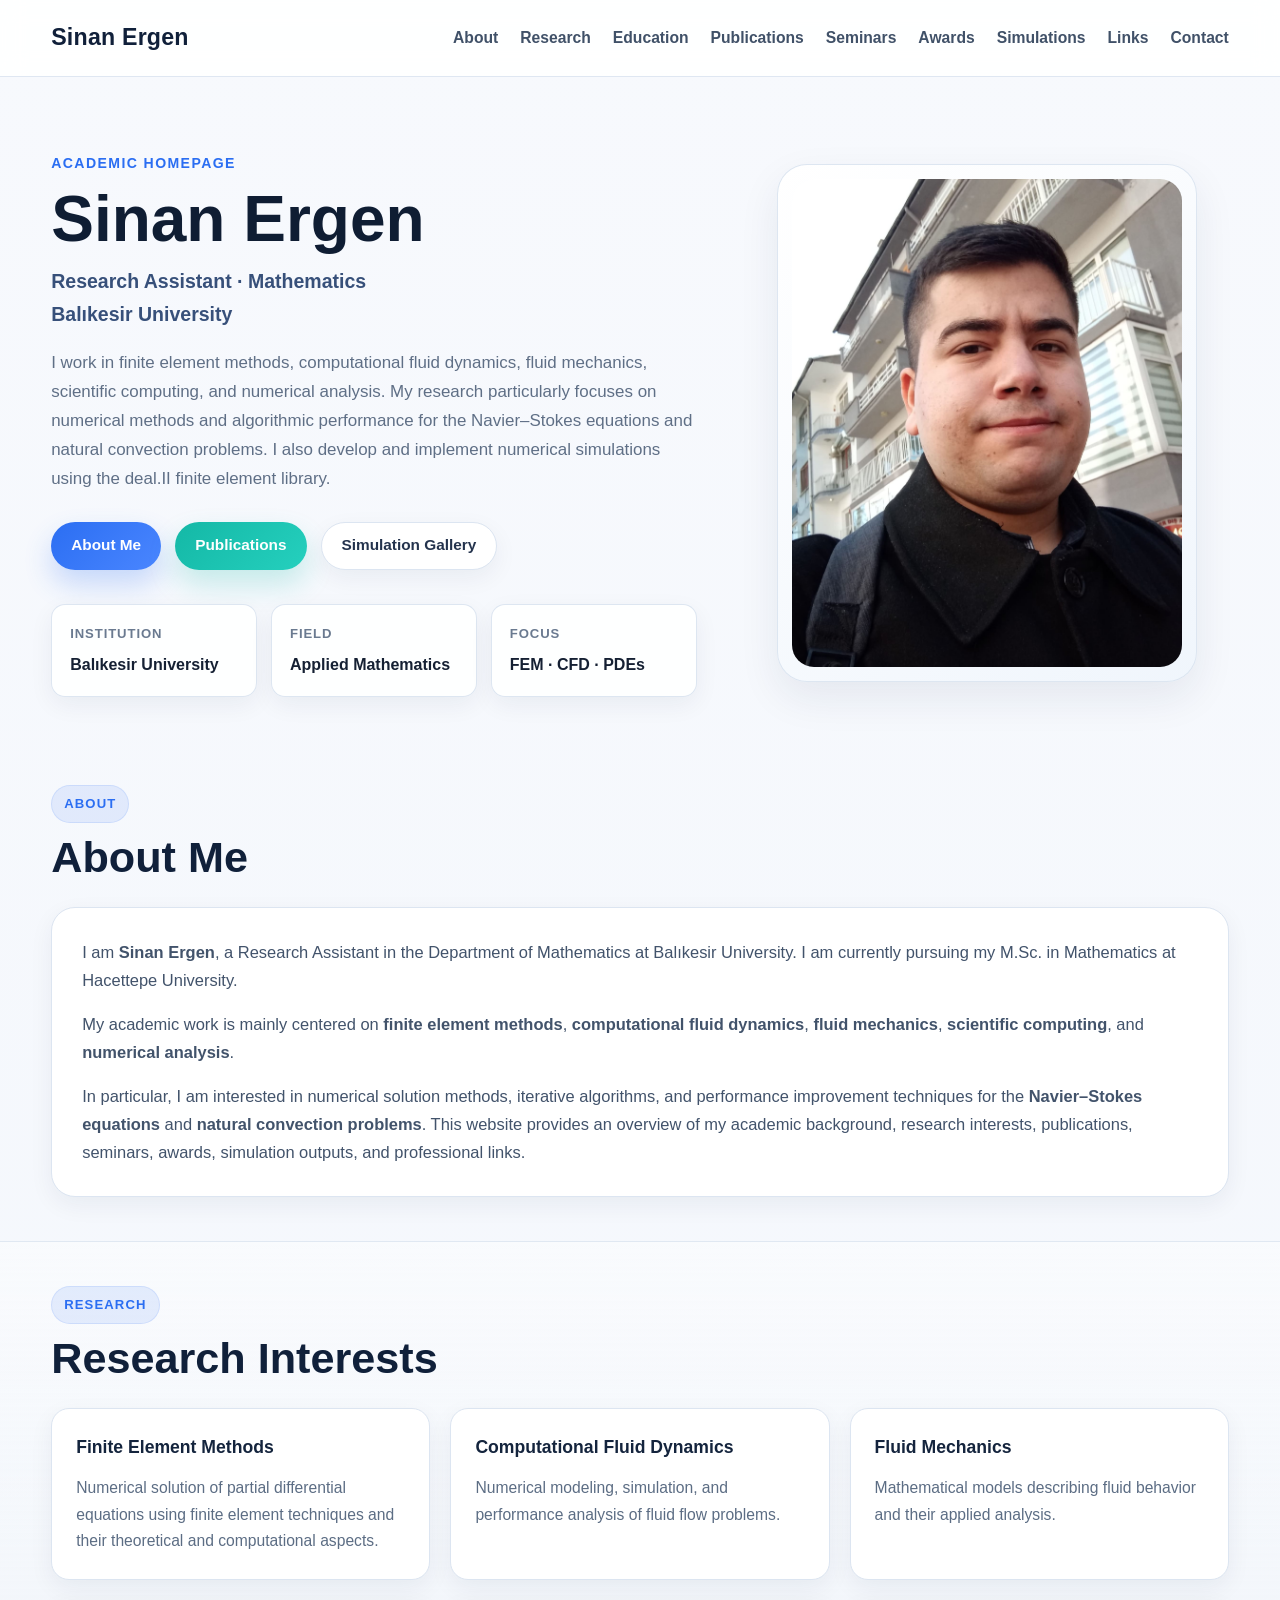
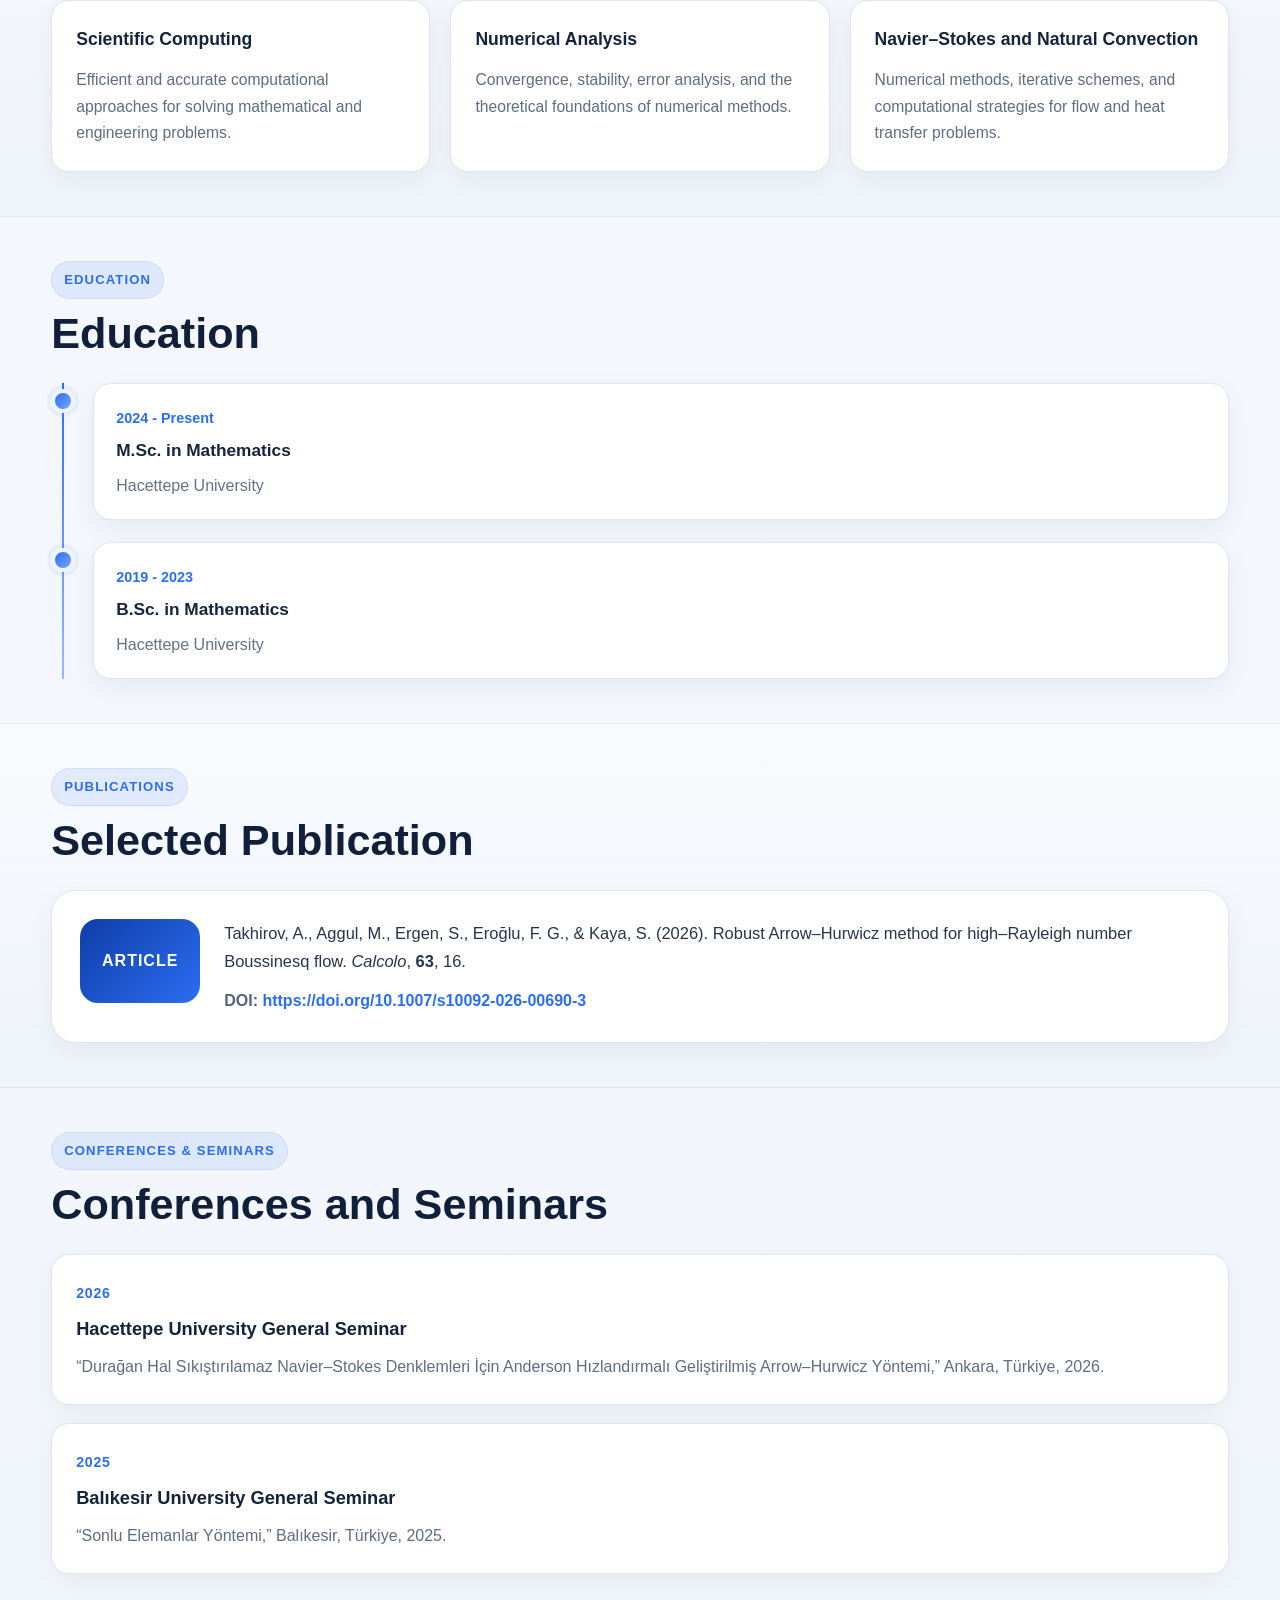
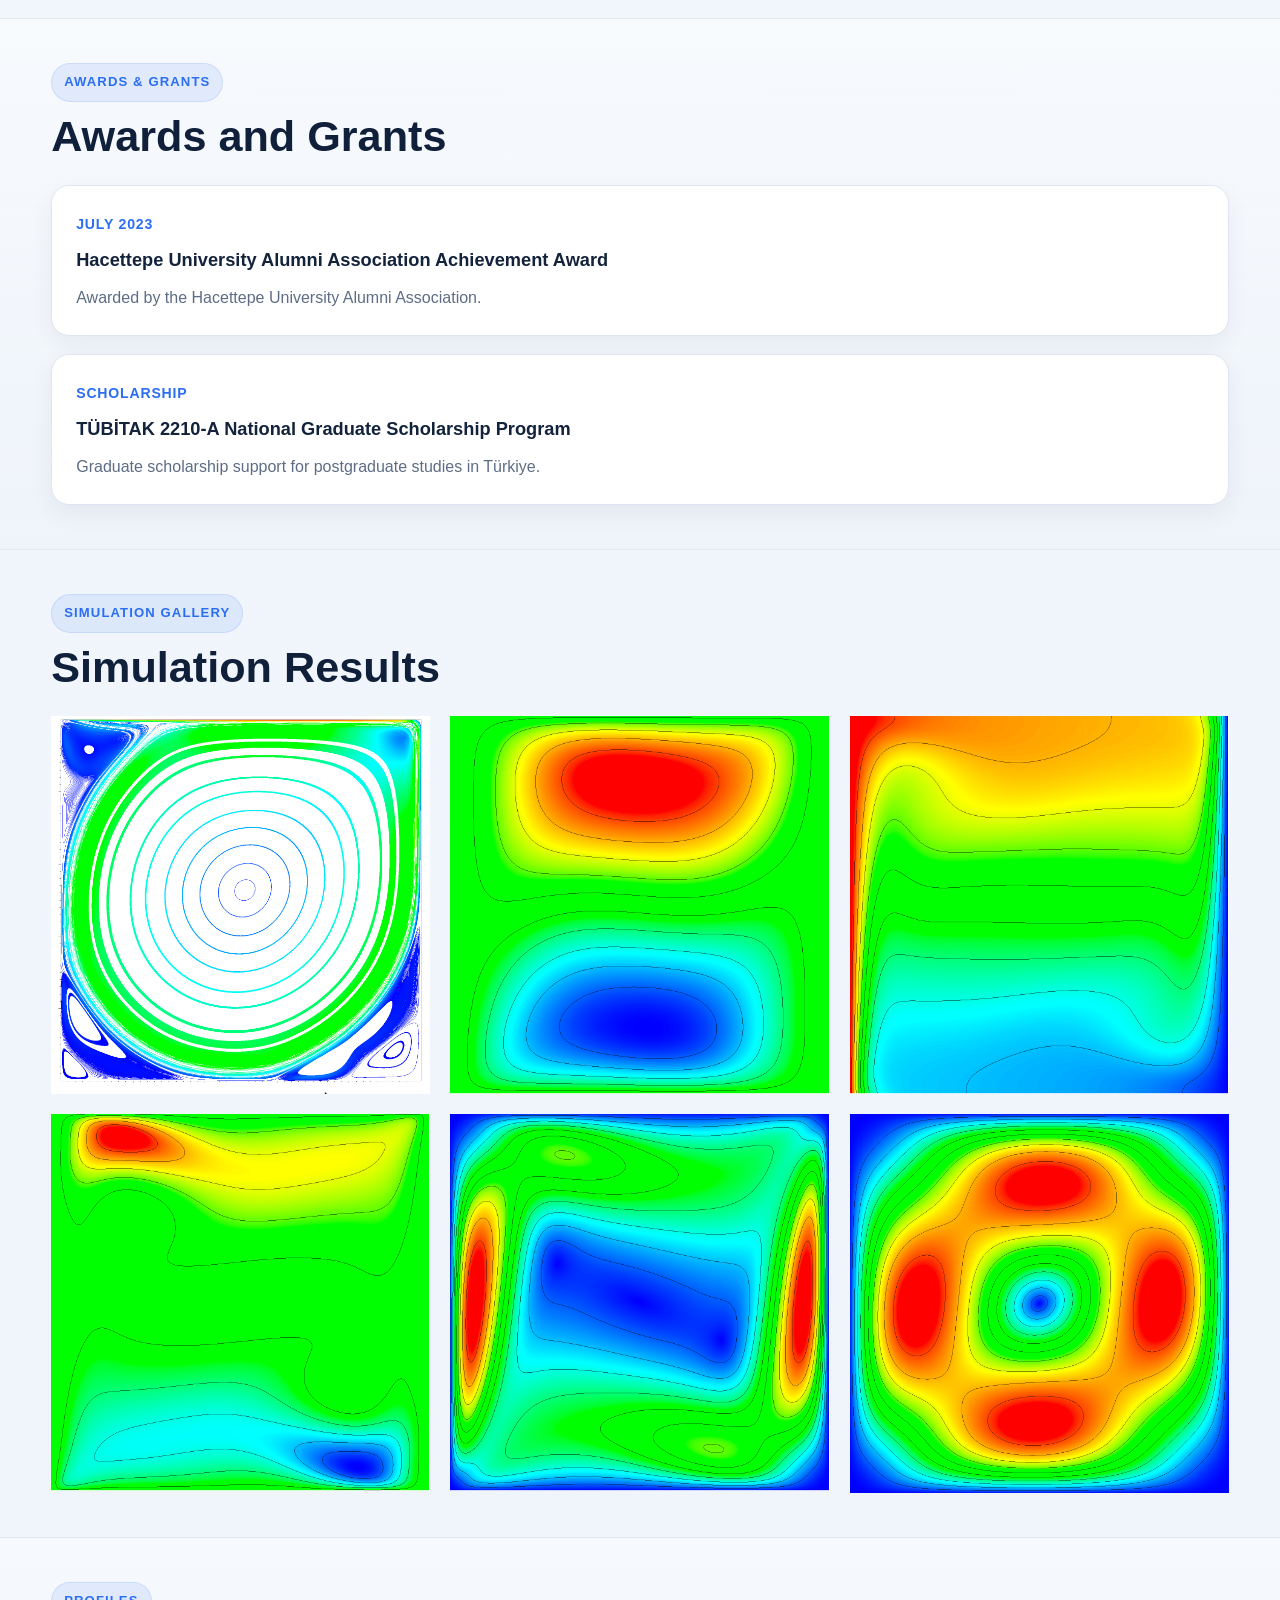
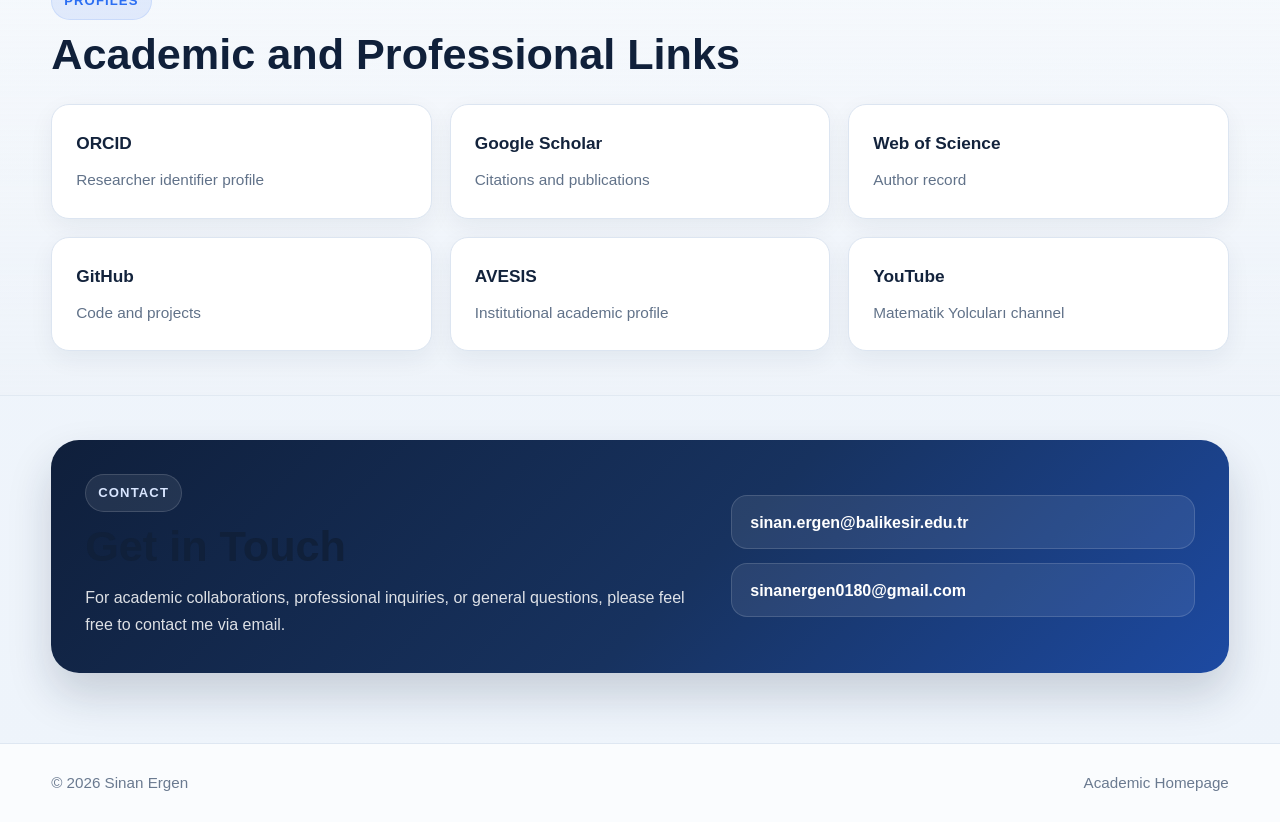
<file: index.html>
<!DOCTYPE html>
<html lang="en">
<head>
  <meta charset="UTF-8" />
  <meta name="viewport" content="width=device-width, initial-scale=1.0" />
  <title>Sinan Ergen | Academic Homepage</title>
  <meta
    name="description"
    content="Academic homepage of Sinan Ergen. Research interests include finite element methods, computational fluid dynamics, scientific computing, numerical analysis, and numerical methods for Navier–Stokes and natural convection equations."
  />
  <link rel="stylesheet" href="./style.css?v=3" />
</head>
<body>
  <header class="site-header">
    <div class="container nav-wrapper">
      <a href="#top" class="brand">Sinan Ergen</a>

      <nav class="main-nav">
        <a href="#about">About</a>
        <a href="#research">Research</a>
        <a href="#education">Education</a>
        <a href="#publications">Publications</a>
        <a href="#seminars">Seminars</a>
        <a href="#awards">Awards</a>
        <a href="#simulations">Simulations</a>
        <a href="#links">Links</a>
        <a href="#contact">Contact</a>
      </nav>
    </div>
  </header>

  <main id="top">
    <section class="hero">
      <div class="container hero-grid">
        <div class="hero-text">
          <p class="eyebrow">Academic Homepage</p>
          <h1>Sinan Ergen</h1>
          <p class="hero-role">
            Research Assistant · Mathematics<br />
            Balıkesir University
          </p>

          <p class="hero-description">
            I work in finite element methods, computational fluid dynamics,
            fluid mechanics, scientific computing, and numerical analysis.
            My research particularly focuses on numerical methods and
            algorithmic performance for the Navier–Stokes equations and
            natural convection problems. I also develop and implement
            numerical simulations using the deal.II finite element library.
          </p>

          <div class="hero-buttons">
            <a class="btn btn-primary" href="#about">About Me</a>
            <a class="btn btn-secondary" href="#publications">Publications</a>
            <a class="btn btn-light" href="#simulations">Simulation Gallery</a>
          </div>

          <div class="hero-mini-cards">
            <div class="mini-card">
              <span class="mini-label">Institution</span>
              <strong>Balıkesir University</strong>
            </div>
            <div class="mini-card">
              <span class="mini-label">Field</span>
              <strong>Applied Mathematics</strong>
            </div>
            <div class="mini-card">
              <span class="mini-label">Focus</span>
              <strong>FEM · CFD · PDEs</strong>
            </div>
          </div>
        </div>

        <div class="hero-image-wrap">
          <div class="hero-image-card">
            <img src="profile.jpg" alt="Sinan Ergen" class="hero-image" />
          </div>
        </div>
      </div>
    </section>

    <section class="section" id="about">
      <div class="container">
        <div class="section-header">
          <span class="section-tag">About</span>
          <h2>About Me</h2>
        </div>

        <div class="about-card">
          <p>
            I am <strong>Sinan Ergen</strong>, a Research Assistant in the
            Department of Mathematics at Balıkesir University. I am currently
            pursuing my M.Sc. in Mathematics at Hacettepe University.
          </p>

          <p>
            My academic work is mainly centered on
            <strong>finite element methods</strong>,
            <strong>computational fluid dynamics</strong>,
            <strong>fluid mechanics</strong>,
            <strong>scientific computing</strong>, and
            <strong>numerical analysis</strong>.
          </p>

          <p>
            In particular, I am interested in numerical solution methods,
            iterative algorithms, and performance improvement techniques for the
            <strong>Navier–Stokes equations</strong> and
            <strong>natural convection problems</strong>. This website provides
            an overview of my academic background, research interests,
            publications, seminars, awards, simulation outputs, and
            professional links.
          </p>
        </div>
      </div>
    </section>

    <section class="section alt-section" id="research">
      <div class="container">
        <div class="section-header">
          <span class="section-tag">Research</span>
          <h2>Research Interests</h2>
        </div>

        <div class="card-grid">
          <article class="info-card">
            <h3>Finite Element Methods</h3>
            <p>
              Numerical solution of partial differential equations using finite
              element techniques and their theoretical and computational aspects.
            </p>
          </article>

          <article class="info-card">
            <h3>Computational Fluid Dynamics</h3>
            <p>
              Numerical modeling, simulation, and performance analysis of fluid
              flow problems.
            </p>
          </article>

          <article class="info-card">
            <h3>Fluid Mechanics</h3>
            <p>
              Mathematical models describing fluid behavior and their applied
              analysis.
            </p>
          </article>

          <article class="info-card">
            <h3>Scientific Computing</h3>
            <p>
              Efficient and accurate computational approaches for solving
              mathematical and engineering problems.
            </p>
          </article>

          <article class="info-card">
            <h3>Numerical Analysis</h3>
            <p>
              Convergence, stability, error analysis, and the theoretical
              foundations of numerical methods.
            </p>
          </article>

          <article class="info-card">
            <h3>Navier–Stokes and Natural Convection</h3>
            <p>
              Numerical methods, iterative schemes, and computational strategies
              for flow and heat transfer problems.
            </p>
          </article>
        </div>
      </div>
    </section>

    <section class="section" id="education">
      <div class="container">
        <div class="section-header">
          <span class="section-tag">Education</span>
          <h2>Education</h2>
        </div>

        <div class="timeline">
          <div class="timeline-item">
            <div class="timeline-dot"></div>
            <div class="timeline-content">
              <span class="timeline-year">2024 - Present</span>
              <h3>M.Sc. in Mathematics</h3>
              <p>Hacettepe University</p>
            </div>
          </div>

          <div class="timeline-item">
            <div class="timeline-dot"></div>
            <div class="timeline-content">
              <span class="timeline-year">2019 - 2023</span>
              <h3>B.Sc. in Mathematics</h3>
              <p>Hacettepe University</p>
            </div>
          </div>
        </div>
      </div>
    </section>

    <section class="section alt-section" id="publications">
      <div class="container">
        <div class="section-header">
          <span class="section-tag">Publications</span>
          <h2>Selected Publication</h2>
        </div>

        <div class="publication-item">
          <div class="publication-label">ARTICLE</div>
          <div class="publication-content">
            <p class="publication-citation">
              Takhirov, A., Aggul, M., Ergen, S., Eroğlu, F. G., &amp; Kaya, S.
              (2026). Robust Arrow–Hurwicz method for high–Rayleigh number
              Boussinesq flow. <em>Calcolo</em>, <strong>63</strong>, 16.
            </p>

            <p class="publication-doi">
              <strong>DOI:</strong>
              <a
                href="https://doi.org/10.1007/s10092-026-00690-3"
                target="_blank"
                rel="noopener noreferrer"
              >
                https://doi.org/10.1007/s10092-026-00690-3
              </a>
            </p>
          </div>
        </div>
      </div>
    </section>

    <section class="section" id="seminars">
      <div class="container">
        <div class="section-header">
          <span class="section-tag">Conferences &amp; Seminars</span>
          <h2>Conferences and Seminars</h2>
        </div>

        <div class="stack-list">
          <article class="stack-card">
            <span class="stack-year">2026</span>
            <h3>Hacettepe University General Seminar</h3>
            <p>
              “Durağan Hal Sıkıştırılamaz Navier–Stokes Denklemleri İçin
              Anderson Hızlandırmalı Geliştirilmiş Arrow–Hurwicz Yöntemi,”
              Ankara, Türkiye, 2026.
            </p>
          </article>

          <article class="stack-card">
            <span class="stack-year">2025</span>
            <h3>Balıkesir University General Seminar</h3>
            <p>
              “Sonlu Elemanlar Yöntemi,” Balıkesir, Türkiye, 2025.
            </p>
          </article>
        </div>
      </div>
    </section>

    <section class="section alt-section" id="awards">
      <div class="container">
        <div class="section-header">
          <span class="section-tag">Awards &amp; Grants</span>
          <h2>Awards and Grants</h2>
        </div>

        <div class="stack-list">
          <article class="stack-card">
            <span class="stack-year">July 2023</span>
            <h3>Hacettepe University Alumni Association Achievement Award</h3>
            <p>
              Awarded by the Hacettepe University Alumni Association.
            </p>
          </article>

          <article class="stack-card">
            <span class="stack-year">Scholarship</span>
            <h3>TÜBİTAK 2210-A National Graduate Scholarship Program</h3>
            <p>
              Graduate scholarship support for postgraduate studies in Türkiye.
            </p>
          </article>
        </div>
      </div>
    </section>

    <section class="section" id="simulations">
  <div class="container">
    <div class="section-header">
      <span class="section-tag">Simulation Gallery</span>
      <h2>Simulation Results</h2>
    </div>

    <div class="gallery-grid">
      <img src="sim1.jpg" alt="Simulation result 1" class="gallery-image" />
      <img src="sim2.jpg" alt="Simulation result 2" class="gallery-image" />
      <img src="sim3.jpg" alt="Simulation result 3" class="gallery-image" />
      <img src="sim4.jpg" alt="Simulation result 4" class="gallery-image" />
      <img src="sim5.jpg" alt="Simulation result 5" class="gallery-image" />
      <img src="sim6.jpg" alt="Simulation result 6" class="gallery-image" />
    </div>
  </div>
</section>
    <section class="section alt-section" id="links">
      <div class="container">
        <div class="section-header">
          <span class="section-tag">Profiles</span>
          <h2>Academic and Professional Links</h2>
        </div>

        <div class="links-grid">
          <a class="link-card" href="https://orcid.org/my-orcid?orcid=0009-0003-0957-9223" target="_blank" rel="noopener noreferrer">
            <span class="link-title">ORCID</span>
            <span class="link-desc">Researcher identifier profile</span>
          </a>

          <a class="link-card" href="https://scholar.google.com.tr/citations?user=j7VWoEoAAAAJ&hl=tr&oi=ao" target="_blank" rel="noopener noreferrer">
            <span class="link-title">Google Scholar</span>
            <span class="link-desc">Citations and publications</span>
          </a>

          <a class="link-card" href="https://www.webofscience.com/wos/author/record/PFJ-6991-2025" target="_blank" rel="noopener noreferrer">
            <span class="link-title">Web of Science</span>
            <span class="link-desc">Author record</span>
          </a>

          <a class="link-card" href="https://github.com/sinanergen01" target="_blank" rel="noopener noreferrer">
            <span class="link-title">GitHub</span>
            <span class="link-desc">Code and projects</span>
          </a>

          <a class="link-card" href="https://avesis.balikesir.edu.tr/sinan.ergen/home" target="_blank" rel="noopener noreferrer">
            <span class="link-title">AVESIS</span>
            <span class="link-desc">Institutional academic profile</span>
          </a>

          <a class="link-card" href="https://www.youtube.com/@MATEMAT%C4%B0KYOLCULARI" target="_blank" rel="noopener noreferrer">
            <span class="link-title">YouTube</span>
            <span class="link-desc">Matematik Yolcuları channel</span>
          </a>
        </div>
      </div>
    </section>

    <section class="section contact-section" id="contact">
      <div class="container">
        <div class="contact-panel">
          <div>
            <span class="section-tag light-tag">Contact</span>
            <h2>Get in Touch</h2>
            <p>
              For academic collaborations, professional inquiries, or general
              questions, please feel free to contact me via email.
            </p>
          </div>

          <div class="contact-list">
            <a href="mailto:sinan.ergen@balikesir.edu.tr">sinan.ergen@balikesir.edu.tr</a>
            <a href="mailto:sinanergen0180@gmail.com">sinanergen0180@gmail.com</a>
          </div>
        </div>
      </div>
    </section>
  </main>

  <footer class="site-footer">
    <div class="container footer-inner">
      <p>© 2026 Sinan Ergen</p>
      <p>Academic Homepage</p>
    </div>
  </footer>
</body>
</html>
</file>
<file: style.css>
:root {
  --bg: #f4f7fb;
  --bg-soft: #eef3f9;
  --white: #ffffff;
  --text: #152033;
  --muted: #5f6f86;
  --primary: #2b6ef2;
  --secondary: #14b8a6;
  --border: #dce5f1;
  --shadow: 0 16px 40px rgba(24, 39, 75, 0.08);
  --shadow-soft: 0 8px 24px rgba(24, 39, 75, 0.06);
  --radius-lg: 24px;
  --radius-md: 18px;
  --radius-sm: 14px;
  --container: 1180px;
}

* {
  box-sizing: border-box;
}

html {
  scroll-behavior: smooth;
}

body {
  margin: 0;
  font-family: "Segoe UI", "Inter", Arial, sans-serif;
  background: linear-gradient(180deg, #f7f9fd 0%, #eef4fb 100%);
  color: var(--text);
  line-height: 1.7;
}

img {
  max-width: 100%;
  display: block;
}

a {
  color: inherit;
}

.container {
  width: min(var(--container), 92%);
  margin: 0 auto;
}

.site-header {
  position: sticky;
  top: 0;
  z-index: 1000;
  background: rgba(255, 255, 255, 0.88);
  backdrop-filter: blur(12px);
  border-bottom: 1px solid rgba(220, 229, 241, 0.9);
}

.nav-wrapper {
  display: flex;
  align-items: center;
  justify-content: space-between;
  min-height: 76px;
  gap: 20px;
}

.brand {
  text-decoration: none;
  font-size: 1.45rem;
  font-weight: 800;
  color: #10203a;
  letter-spacing: 0.2px;
}

.main-nav {
  display: flex;
  gap: 22px;
  flex-wrap: wrap;
}

.main-nav a {
  text-decoration: none;
  color: #405168;
  font-weight: 600;
  font-size: 0.98rem;
  transition: color 0.2s ease;
}

.main-nav a:hover {
  color: var(--primary);
}

.hero {
  padding: 72px 0 44px;
}

.hero-grid {
  display: grid;
  grid-template-columns: 1.2fr 0.9fr;
  gap: 48px;
  align-items: center;
}

.eyebrow {
  display: inline-block;
  margin: 0 0 10px;
  color: var(--primary);
  font-size: 0.88rem;
  font-weight: 800;
  text-transform: uppercase;
  letter-spacing: 1.4px;
}

.hero-text h1 {
  margin: 0 0 12px;
  font-size: clamp(2.4rem, 5vw, 4.2rem);
  line-height: 1.05;
  color: #0f1d33;
}

.hero-role {
  margin: 0 0 18px;
  font-size: 1.22rem;
  font-weight: 600;
  color: #37507a;
}

.hero-description {
  max-width: 760px;
  margin: 0;
  font-size: 1.06rem;
  color: var(--muted);
}

.hero-buttons {
  display: flex;
  gap: 14px;
  flex-wrap: wrap;
  margin-top: 28px;
}

.btn {
  display: inline-flex;
  align-items: center;
  justify-content: center;
  min-height: 48px;
  padding: 0 20px;
  border-radius: 999px;
  text-decoration: none;
  font-weight: 700;
  font-size: 0.96rem;
  transition: transform 0.18s ease, box-shadow 0.18s ease, background 0.18s ease;
}

.btn:hover {
  transform: translateY(-2px);
}

.btn-primary {
  background: linear-gradient(135deg, var(--primary), #4a86ff);
  color: white;
  box-shadow: 0 14px 28px rgba(43, 110, 242, 0.24);
}

.btn-secondary {
  background: linear-gradient(135deg, var(--secondary), #25d0be);
  color: white;
  box-shadow: 0 14px 28px rgba(20, 184, 166, 0.22);
}

.btn-light {
  background: var(--white);
  color: #24334d;
  border: 1px solid var(--border);
  box-shadow: var(--shadow-soft);
}

.hero-mini-cards {
  display: grid;
  grid-template-columns: repeat(3, 1fr);
  gap: 14px;
  margin-top: 34px;
}

.mini-card {
  padding: 18px;
  background: rgba(255, 255, 255, 0.9);
  border: 1px solid rgba(220, 229, 241, 0.95);
  border-radius: var(--radius-sm);
  box-shadow: var(--shadow-soft);
}

.mini-label {
  display: block;
  margin-bottom: 6px;
  color: #6a7a90;
  font-size: 0.82rem;
  font-weight: 700;
  text-transform: uppercase;
  letter-spacing: 0.9px;
}

.hero-image-wrap {
  display: flex;
  justify-content: center;
}

.hero-image-card {
  width: min(420px, 100%);
  padding: 14px;
  background: linear-gradient(145deg, rgba(255,255,255,0.94), rgba(239,245,252,0.94));
  border: 1px solid rgba(220, 229, 241, 0.95);
  border-radius: 30px;
  box-shadow: var(--shadow);
}

.hero-image {
  width: 100%;
  aspect-ratio: 4 / 5;
  object-fit: cover;
  border-radius: 22px;
}

.section {
  padding: 44px 0;
}

.alt-section {
  background: linear-gradient(180deg, rgba(255,255,255,0.42), rgba(238,243,249,0.74));
  border-top: 1px solid rgba(220, 229, 241, 0.8);
  border-bottom: 1px solid rgba(220, 229, 241, 0.8);
}

.section-header {
  margin-bottom: 24px;
}

.section-tag {
  display: inline-block;
  margin-bottom: 10px;
  color: var(--primary);
  background: rgba(43, 110, 242, 0.1);
  border: 1px solid rgba(43, 110, 242, 0.12);
  padding: 7px 12px;
  border-radius: 999px;
  font-size: 0.82rem;
  font-weight: 800;
  text-transform: uppercase;
  letter-spacing: 1.1px;
}

.light-tag {
  color: #d9e6ff;
  background: rgba(255,255,255,0.08);
  border-color: rgba(255,255,255,0.14);
}

.section-header h2,
.contact-panel h2 {
  margin: 0;
  font-size: clamp(1.9rem, 3.5vw, 2.7rem);
  line-height: 1.15;
  color: #10203a;
}

.section-intro {
  margin: 0 0 20px;
  color: var(--muted);
  font-size: 1rem;
}

.about-card {
  padding: 30px;
  background: var(--white);
  border: 1px solid var(--border);
  border-radius: var(--radius-lg);
  box-shadow: var(--shadow-soft);
}

.about-card p {
  margin: 0 0 16px;
  color: #42536b;
  font-size: 1.03rem;
}

.about-card p:last-child {
  margin-bottom: 0;
}

.card-grid {
  display: grid;
  grid-template-columns: repeat(3, 1fr);
  gap: 20px;
}

.info-card {
  background: var(--white);
  border: 1px solid var(--border);
  border-radius: var(--radius-md);
  padding: 24px;
  box-shadow: var(--shadow-soft);
  transition: transform 0.18s ease, box-shadow 0.18s ease;
}

.info-card:hover {
  transform: translateY(-4px);
  box-shadow: 0 18px 36px rgba(24, 39, 75, 0.08);
}

.info-card h3 {
  margin: 0 0 12px;
  font-size: 1.1rem;
  color: #14243d;
}

.info-card p {
  margin: 0;
  color: #5c6d84;
  font-size: 0.98rem;
}

.timeline {
  position: relative;
  display: flex;
  flex-direction: column;
  gap: 22px;
}

.timeline::before {
  content: "";
  position: absolute;
  left: 11px;
  top: 0;
  bottom: 0;
  width: 2px;
  background: linear-gradient(180deg, var(--primary), #9ab8ff);
}

.timeline-item {
  position: relative;
  display: flex;
  gap: 18px;
}

.timeline-dot {
  width: 24px;
  height: 24px;
  margin-top: 6px;
  border-radius: 50%;
  background: linear-gradient(135deg, var(--primary), #7aa4ff);
  border: 4px solid #eff5ff;
  box-shadow: 0 0 0 4px rgba(43, 110, 242, 0.08);
  z-index: 1;
  flex-shrink: 0;
}

.timeline-content {
  flex: 1;
  background: var(--white);
  border: 1px solid var(--border);
  border-radius: var(--radius-md);
  padding: 20px 22px;
  box-shadow: var(--shadow-soft);
}

.timeline-year {
  display: inline-block;
  margin-bottom: 6px;
  color: var(--primary);
  font-size: 0.9rem;
  font-weight: 800;
}

.timeline-content h3 {
  margin: 0 0 6px;
  color: #15253d;
  font-size: 1.08rem;
}

.timeline-content p {
  margin: 0;
  color: #617289;
}

.publication-item {
  display: grid;
  grid-template-columns: 120px 1fr;
  gap: 24px;
  align-items: start;
  background: var(--white);
  border: 1px solid var(--border);
  border-radius: var(--radius-lg);
  padding: 28px;
  box-shadow: var(--shadow-soft);
}

.publication-label {
  display: flex;
  align-items: center;
  justify-content: center;
  min-height: 84px;
  border-radius: 18px;
  background: linear-gradient(135deg, #0f3ea8, #2b6ef2);
  color: white;
  font-size: 1rem;
  font-weight: 800;
  letter-spacing: 1px;
}

.publication-content {
  min-width: 0;
}

.publication-citation {
  margin: 0 0 12px;
  color: #25354d;
  font-size: 1.03rem;
}

.publication-doi {
  margin: 0;
  color: #52647d;
}

.publication-doi a {
  color: var(--primary);
  font-weight: 700;
  text-decoration: none;
  word-break: break-all;
}

.publication-doi a:hover {
  text-decoration: underline;
}

.stack-list {
  display: flex;
  flex-direction: column;
  gap: 18px;
}

.stack-card {
  background: var(--white);
  border: 1px solid var(--border);
  border-radius: var(--radius-md);
  padding: 24px;
  box-shadow: var(--shadow-soft);
}

.stack-year {
  display: inline-block;
  margin-bottom: 8px;
  color: var(--primary);
  font-size: 0.88rem;
  font-weight: 800;
  text-transform: uppercase;
  letter-spacing: 0.8px;
}

.stack-card h3 {
  margin: 0 0 8px;
  color: #13233c;
  font-size: 1.14rem;
}

.stack-card p {
  margin: 0;
  color: #5d6d85;
  font-size: 1rem;
}

.gallery-grid {
  display: grid;
  grid-template-columns: repeat(3, 1fr);
  gap: 20px;
}

.gallery-card {
  margin: 0;
  background: var(--white);
  border: 1px solid var(--border);
  border-radius: var(--radius-md);
  overflow: hidden;
  box-shadow: var(--shadow-soft);
  transition: transform 0.18s ease, box-shadow 0.18s ease;
}

.gallery-card:hover {
  transform: translateY(-4px);
  box-shadow: 0 18px 36px rgba(24, 39, 75, 0.08);
}

.gallery-card a {
  display: block;
}

.gallery-card img {
  width: 100%;
  height: 240px;
  object-fit: cover;
  background: #edf2f9;
}

.gallery-card figcaption {
  padding: 14px 16px;
  color: #51627b;
  font-size: 0.96rem;
  font-weight: 600;
}

.links-grid {
  display: grid;
  grid-template-columns: repeat(3, 1fr);
  gap: 18px;
}

.link-card {
  display: block;
  padding: 24px;
  text-decoration: none;
  background: var(--white);
  border: 1px solid var(--border);
  border-radius: var(--radius-md);
  box-shadow: var(--shadow-soft);
  transition: transform 0.18s ease, box-shadow 0.18s ease, border-color 0.18s ease;
}

.link-card:hover {
  transform: translateY(-4px);
  box-shadow: 0 18px 36px rgba(24, 39, 75, 0.08);
  border-color: #bfd2f4;
}

.link-title {
  display: block;
  margin-bottom: 8px;
  color: #13233c;
  font-size: 1.08rem;
  font-weight: 800;
}

.link-desc {
  color: #617289;
  font-size: 0.96rem;
}

.contact-section {
  padding-bottom: 70px;
}

.contact-panel {
  display: grid;
  grid-template-columns: 1.2fr 0.9fr;
  gap: 28px;
  align-items: center;
  padding: 34px;
  border-radius: 28px;
  background: linear-gradient(135deg, #0f1f3b, #17325f 55%, #1d4aa2 100%);
  color: white;
  box-shadow: 0 22px 44px rgba(15, 31, 59, 0.18);
}

.contact-panel p {
  margin: 12px 0 0;
  color: rgba(255, 255, 255, 0.86);
}

.contact-list {
  display: flex;
  flex-direction: column;
  gap: 14px;
}

.contact-list a {
  display: inline-flex;
  align-items: center;
  min-height: 54px;
  padding: 0 18px;
  border-radius: 16px;
  text-decoration: none;
  color: white;
  font-weight: 700;
  background: rgba(255, 255, 255, 0.08);
  border: 1px solid rgba(255, 255, 255, 0.14);
  transition: background 0.18s ease, transform 0.18s ease;
}

.contact-list a:hover {
  background: rgba(255, 255, 255, 0.14);
  transform: translateY(-2px);
}

.site-footer {
  border-top: 1px solid rgba(220, 229, 241, 0.9);
  background: rgba(255,255,255,0.72);
}

.footer-inner {
  min-height: 78px;
  display: flex;
  align-items: center;
  justify-content: space-between;
  gap: 14px;
  color: #6a7a90;
  font-size: 0.95rem;
}

@media (max-width: 1080px) {
  .hero-grid,
  .contact-panel {
    grid-template-columns: 1fr;
  }

  .card-grid,
  .gallery-grid,
  .links-grid {
    grid-template-columns: repeat(2, 1fr);
  }

  .hero-mini-cards {
    grid-template-columns: 1fr;
  }
}

@media (max-width: 760px) {
  .nav-wrapper {
    flex-direction: column;
    justify-content: center;
    padding: 14px 0;
    gap: 12px;
  }

  .main-nav {
    justify-content: center;
    gap: 16px;
  }

  .hero {
    padding-top: 46px;
  }

  .card-grid,
  .gallery-grid,
  .links-grid,
  .publication-item {
    grid-template-columns: 1fr;
  }

  .about-card,
  .info-card,
  .timeline-content,
  .link-card,
  .stack-card,
  .contact-panel,
  .publication-item {
    padding: 22px;
  }

  .publication-label {
    min-height: 72px;
  }

  .gallery-card img {
    height: 220px;
  }

  .footer-inner {
    flex-direction: column;
    justify-content: center;
    padding: 16px 0;
  }
}

@media (max-width: 520px) {
  .main-nav {
    gap: 12px;
  }

  .main-nav a {
    font-size: 0.92rem;
  }

  .btn {
    width: 100%;
  }

  .hero-buttons {
    flex-direction: column;
  }

  .links-grid,
  .card-grid,
  .gallery-grid {
    grid-template-columns: 1fr;
  }
}
</file>
